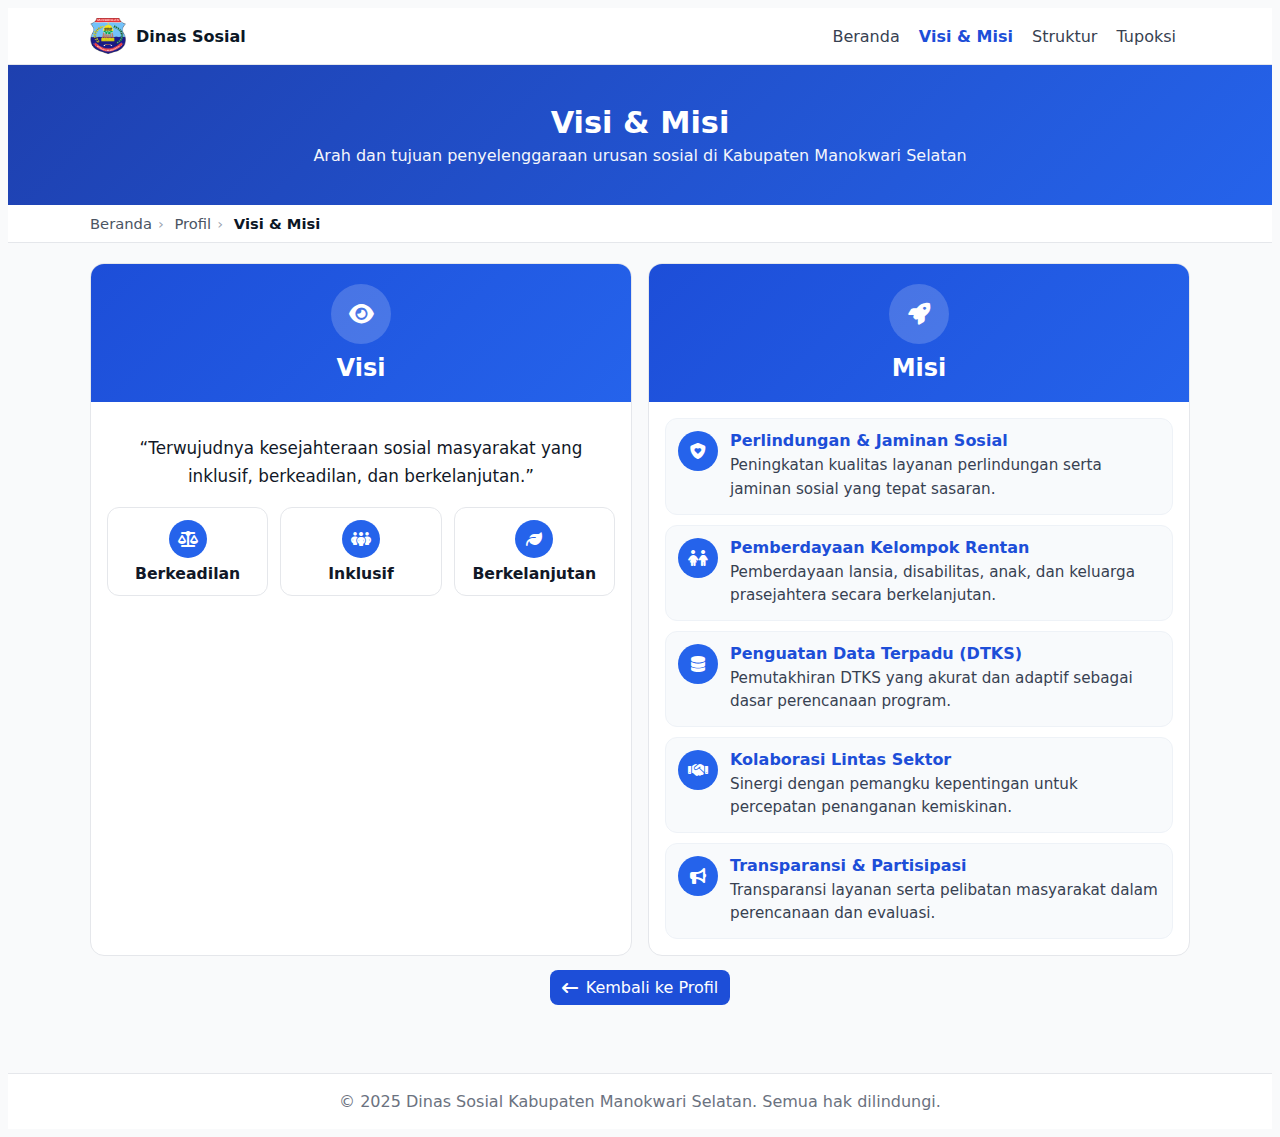
<file: pages/profil/visi-misi.html>
<!DOCTYPE html>
<html lang="id">
<head>
  <meta charset="utf-8" />
  <meta name="viewport" content="width=device-width,initial-scale=1" />
  <title>Visi & Misi — Dinas Sosial</title>
  <meta name="description" content="Visi dan Misi Dinas Sosial Kabupaten Manokwari Selatan." />
  <link rel="icon" href="../../assets/img/Lambang_Kabupaten_Manokwari_Selatan.png" />
  <!-- Ikon -->
  <link href="https://cdnjs.cloudflare.com/ajax/libs/font-awesome/6.5.2/css/all.min.css" rel="stylesheet" />

  <style>
    :root{
      --ink:#0b1726; --muted:#6b7280; --line:#e5e7eb; --bg:#f9fafb;
      --blue:#2563eb; --blue-600:#1d4ed8; --blue-700:#1e40af;
    }
    html,body{background:var(--bg);color:var(--ink);font-family:system-ui,Segoe UI,Roboto,Arial,sans-serif}
    a{color:inherit}

    /* NAV */
    .topbar{background:#fff;border-bottom:1px solid var(--line)}
    .wrap{max-width:1100px;margin:0 auto;padding:10px 16px}
    .nav a{margin-right:14px;text-decoration:none;color:#374151}
    .nav a:hover{color:var(--blue-600)}
    .nav a.active{color:var(--blue-600);font-weight:700}

    /* HERO */
    .hero{background:linear-gradient(135deg,var(--blue-700) 0%, var(--blue) 100%); color:#fff; text-align:center; padding:40px 16px}
    .hero h1{margin:0;font-size:1.9rem}
    .hero p{margin:.4rem 0 0;opacity:.95}

    /* BREADCRUMB */
    .breadcrumb{background:#fff;border-bottom:1px solid var(--line)}
    .breadcrumb .wrap{font-size:.92rem}
    .breadcrumb a{text-decoration:none;color:#4b5563}
    .breadcrumb a:hover{text-decoration:underline}
    .sep{color:#9ca3af;margin:0 6px}

    /* GRID */
    main.wrap{padding:20px 16px 28px}
    .grid{display:grid;grid-template-columns:repeat(2,minmax(0,1fr));gap:16px}
    @media (max-width:768px){ .grid{grid-template-columns:1fr} }

    /* CARD */
    .card{
      background:#fff;border:1px solid var(--line);border-radius:14px;overflow:hidden
    }
    .card-head{
      text-align:center;padding:20px 16px;
      background:linear-gradient(135deg,var(--blue-600) 0%, var(--blue) 100%); color:#fff
    }
    .card-head .icon{
      width:60px;height:60px;border-radius:999px;background:rgba(255,255,255,.18);
      display:grid;place-items:center;margin:0 auto 10px;font-size:22px
    }
    .card-body{padding:16px}
    .lead{font-size:1.05rem;line-height:1.65;color:#111827;text-align:center}

    /* MISSION LIST */
    .mission{display:flex;align-items:flex-start;gap:12px;background:#f8fafc;border:1px solid #eef2f7;border-radius:12px;padding:12px}
    .mission + .mission{margin-top:10px}
    .mission .micon{
      flex:0 0 40px;width:40px;height:40px;border-radius:999px;
      background:var(--blue);color:#fff;display:grid;place-items:center;font-size:16px
    }
    .mission h3{margin:0 0 4px;font-size:1rem;color:var(--blue-600)}
    .mission p{margin:0;color:#374151;font-size:.95rem;line-height:1.55}

    /* VALUE STRIP (opsional penguat) */
    .values{display:grid;grid-template-columns:repeat(3,minmax(0,1fr));gap:12px;margin-top:16px}
    .v{background:#fff;border:1px solid var(--line);border-radius:12px;padding:12px;text-align:center}
    .v h4{margin:6px 0 0;font-size:.98rem;color:#111827}
    .v .dot{width:38px;height:38px;border-radius:999px;background:var(--blue);color:#fff;margin:0 auto;display:grid;place-items:center}

    /* CTA & FOOTER */
    .cta{margin-top:14px}
    .btn{
      display:inline-flex;align-items:center;gap:8px;background:var(--blue-600);
      color:#fff;text-decoration:none;padding:8px 12px;border-radius:8px
    }
    .btn:hover{background:#1e40af}
    footer{border-top:1px solid var(--line);text-align:center;padding:18px;color:#6b7280;background:#fff;margin-top:24px}

    /* Fade-in sederhana */
    .fade{opacity:0;transform:translateY(12px);transition:opacity .4s ease, transform .4s ease}
    .fade.show{opacity:1;transform:none}
  </style>
</head>
<body>

  <!-- NAV -->
  <header class="topbar">
    <div class="wrap" style="display:flex;align-items:center;gap:12px;justify-content:space-between">
      <a href="../../index.html" style="display:flex;align-items:center;gap:10px;text-decoration:none">
        <img src="../../assets/img/Lambang_Kabupaten_Manokwari_Selatan.png" alt="Logo" width="36" height="36" />
        <strong>Dinas Sosial</strong>
      </a>
      <nav class="nav" aria-label="Navigasi utama">
        <a href="../../index.html">Beranda</a>
        <a href="./visi-misi.html" class="active" aria-current="page">Visi & Misi</a>
        <a href="./struktur.html">Struktur</a>
        <a href="./tupoksi.html">Tupoksi</a>
      </nav>
    </div>
  </header>

  <!-- HERO -->
  <section class="hero">
    <h1>Visi & Misi</h1>
    <p>Arah dan tujuan penyelenggaraan urusan sosial di Kabupaten Manokwari Selatan</p>
  </section>

  <!-- BREADCRUMB -->
  <div class="breadcrumb">
    <div class="wrap">
      <a href="../../index.html">Beranda</a><span class="sep">›</span>
      <a href="../profil.html">Profil</a><span class="sep">›</span>
      <strong>Visi & Misi</strong>
    </div>
  </div>

  <!-- MAIN -->
  <main class="wrap">
    <div class="grid">
      <!-- VISI -->
      <section class="card fade" id="visi">
        <header class="card-head">
          <div class="icon"><i class="fa-solid fa-eye" aria-hidden="true"></i></div>
          <h2 class="text-2xl font-bold" style="margin:0">Visi</h2>
        </header>
        <div class="card-body">
          <p class="lead">“Terwujudnya kesejahteraan sosial masyarakat yang inklusif, berkeadilan, dan berkelanjutan.”</p>
          <div class="values" aria-label="Nilai penguat visi">
            <div class="v">
              <div class="dot"><i class="fa-solid fa-scale-balanced" aria-hidden="true"></i></div>
              <h4>Berkeadilan</h4>
            </div>
            <div class="v">
              <div class="dot"><i class="fa-solid fa-people-group" aria-hidden="true"></i></div>
              <h4>Inklusif</h4>
            </div>
            <div class="v">
              <div class="dot"><i class="fa-solid fa-leaf" aria-hidden="true"></i></div>
              <h4>Berkelanjutan</h4>
            </div>
          </div>
        </div>
      </section>

      <!-- MISI -->
      <section class="card fade" id="misi">
        <header class="card-head">
          <div class="icon"><i class="fa-solid fa-rocket" aria-hidden="true"></i></div>
          <h2 class="text-2xl font-bold" style="margin:0">Misi</h2>
        </header>
        <div class="card-body">
          <article class="mission">
            <div class="micon"><i class="fa-solid fa-shield-heart" aria-hidden="true"></i></div>
            <div>
              <h3>Perlindungan & Jaminan Sosial</h3>
              <p>Peningkatan kualitas layanan perlindungan serta jaminan sosial yang tepat sasaran.</p>
            </div>
          </article>
          <article class="mission">
            <div class="micon"><i class="fa-solid fa-children" aria-hidden="true"></i></div>
            <div>
              <h3>Pemberdayaan Kelompok Rentan</h3>
              <p>Pemberdayaan lansia, disabilitas, anak, dan keluarga prasejahtera secara berkelanjutan.</p>
            </div>
          </article>
          <article class="mission">
            <div class="micon"><i class="fa-solid fa-database" aria-hidden="true"></i></div>
            <div>
              <h3>Penguatan Data Terpadu (DTKS)</h3>
              <p>Pemutakhiran DTKS yang akurat dan adaptif sebagai dasar perencanaan program.</p>
            </div>
          </article>
          <article class="mission">
            <div class="micon"><i class="fa-solid fa-handshake" aria-hidden="true"></i></div>
            <div>
              <h3>Kolaborasi Lintas Sektor</h3>
              <p>Sinergi dengan pemangku kepentingan untuk percepatan penanganan kemiskinan.</p>
            </div>
          </article>
          <article class="mission">
            <div class="micon"><i class="fa-solid fa-bullhorn" aria-hidden="true"></i></div>
            <div>
              <h3>Transparansi & Partisipasi</h3>
              <p>Transparansi layanan serta pelibatan masyarakat dalam perencanaan dan evaluasi.</p>
            </div>
          </article>
        </div>
      </section>
    </div>

    <p class="cta" style="text-align:center">
      <a href="../profil.html" class="btn"><i class="fa-solid fa-arrow-left-long" aria-hidden="true"></i> Kembali ke Profil</a>
    </p>
  </main>

  <footer>
    &copy; 2025 Dinas Sosial Kabupaten Manokwari Selatan. Semua hak dilindungi.
  </footer>

  <script>
    // Fade-in sederhana saat elemen masuk viewport
    const io = new IntersectionObserver((entries)=>{
      entries.forEach(e=>{ if(e.isIntersecting){ e.target.classList.add('show'); io.unobserve(e.target); }});
    }, {threshold:0.15});
    document.querySelectorAll('.fade').forEach(el=>io.observe(el));
  </script>
</body>
</html>
</file>
